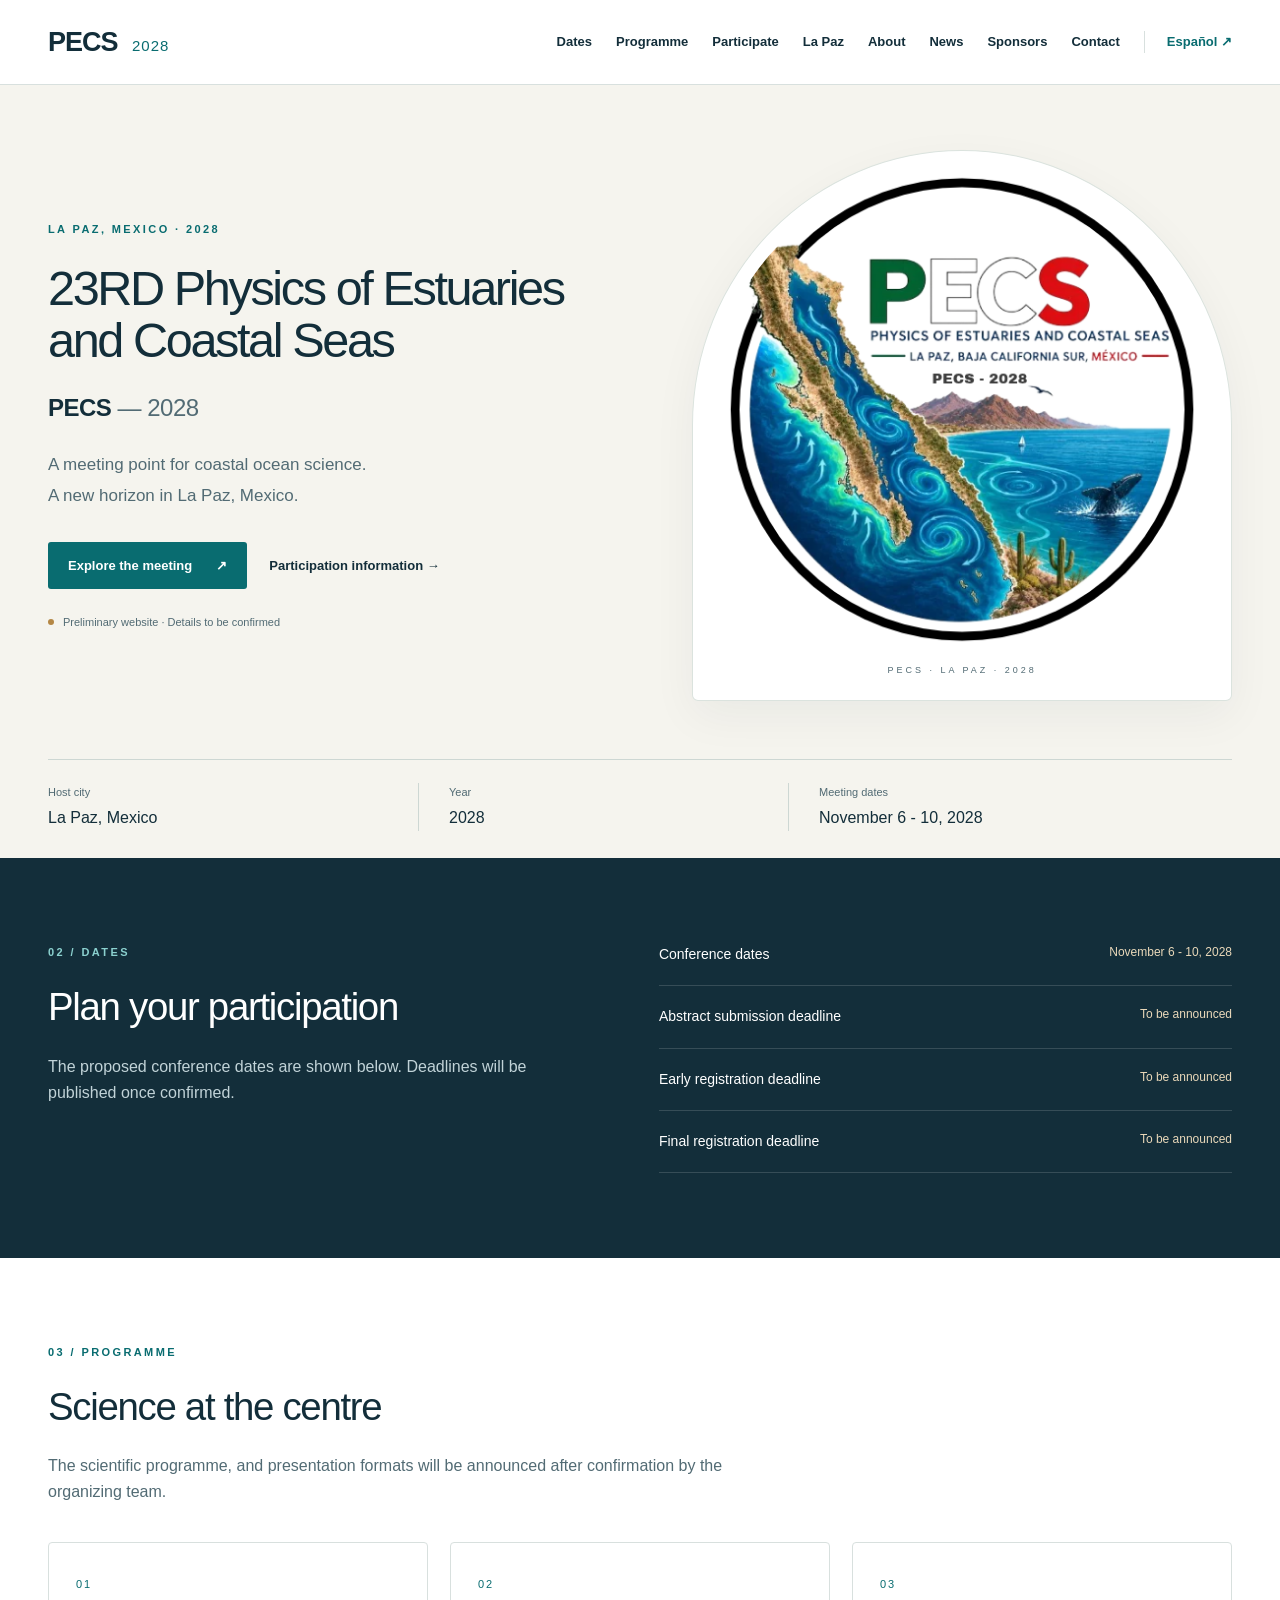
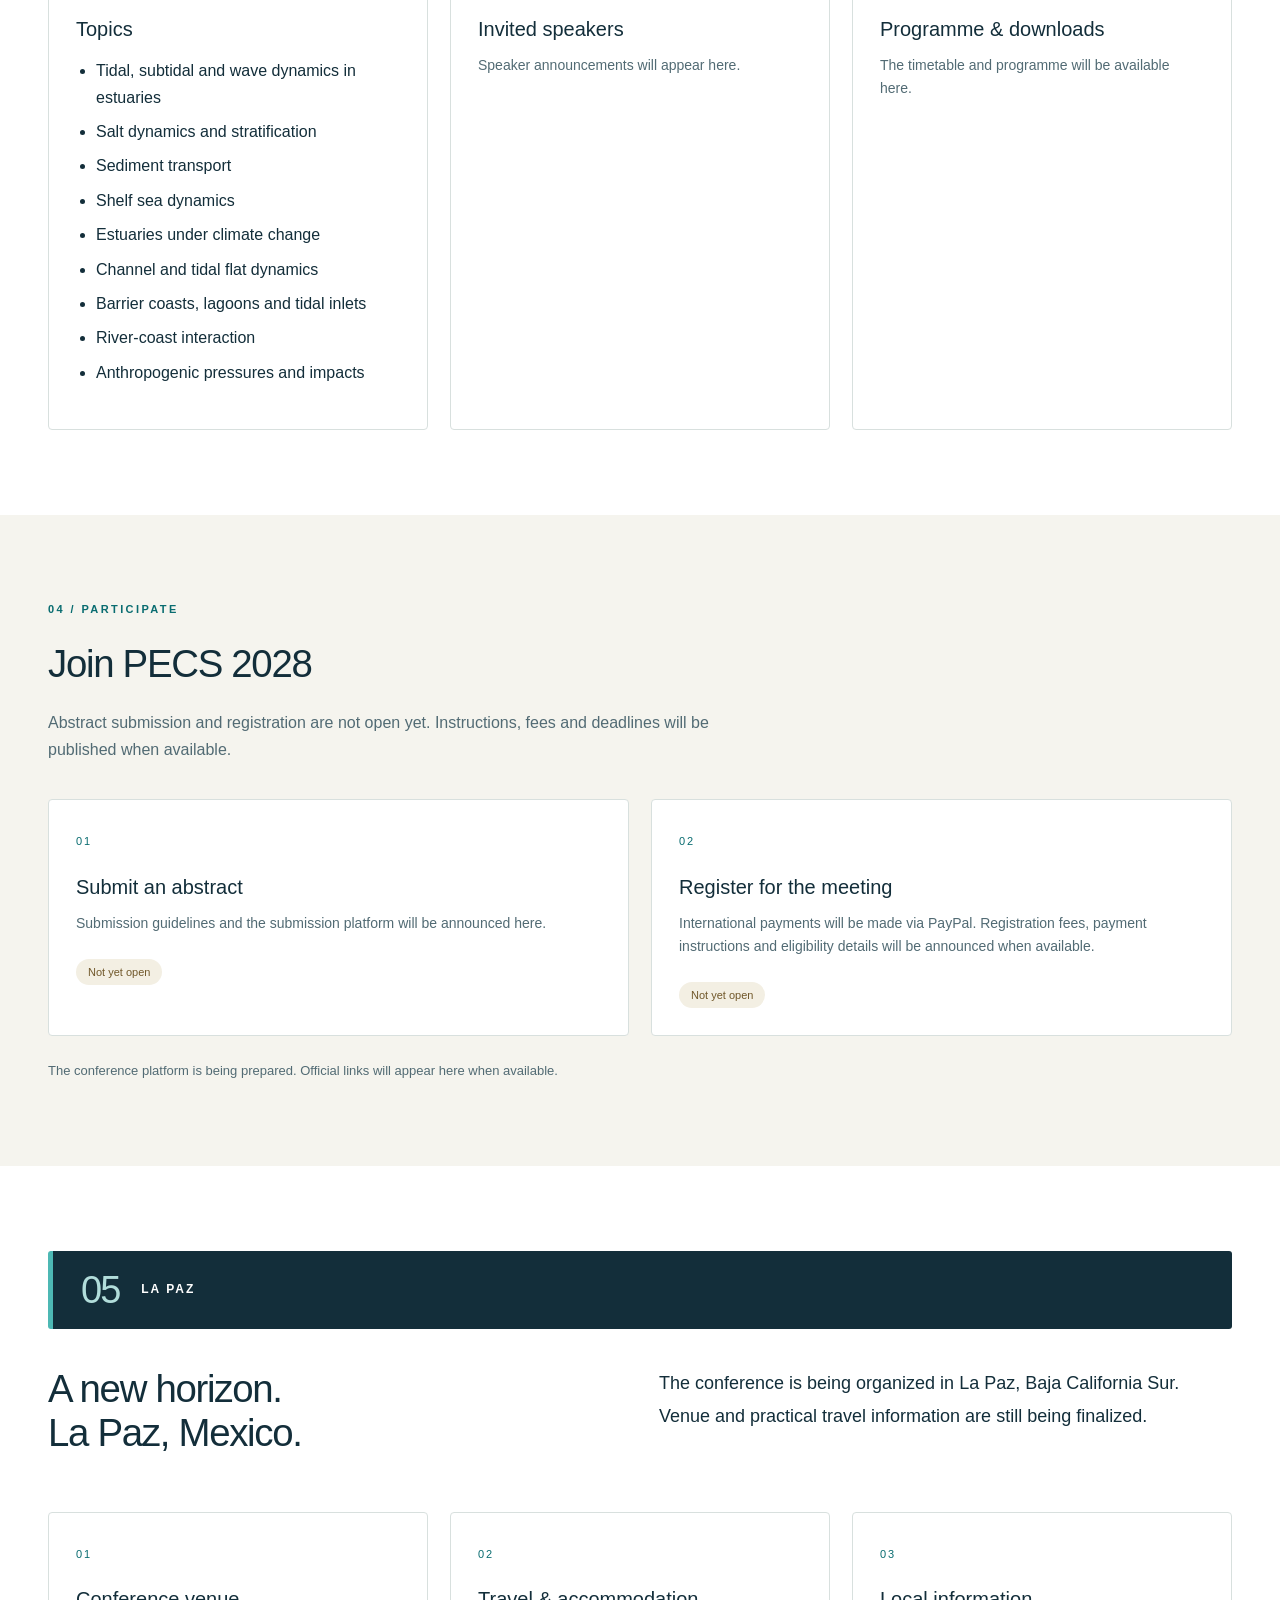
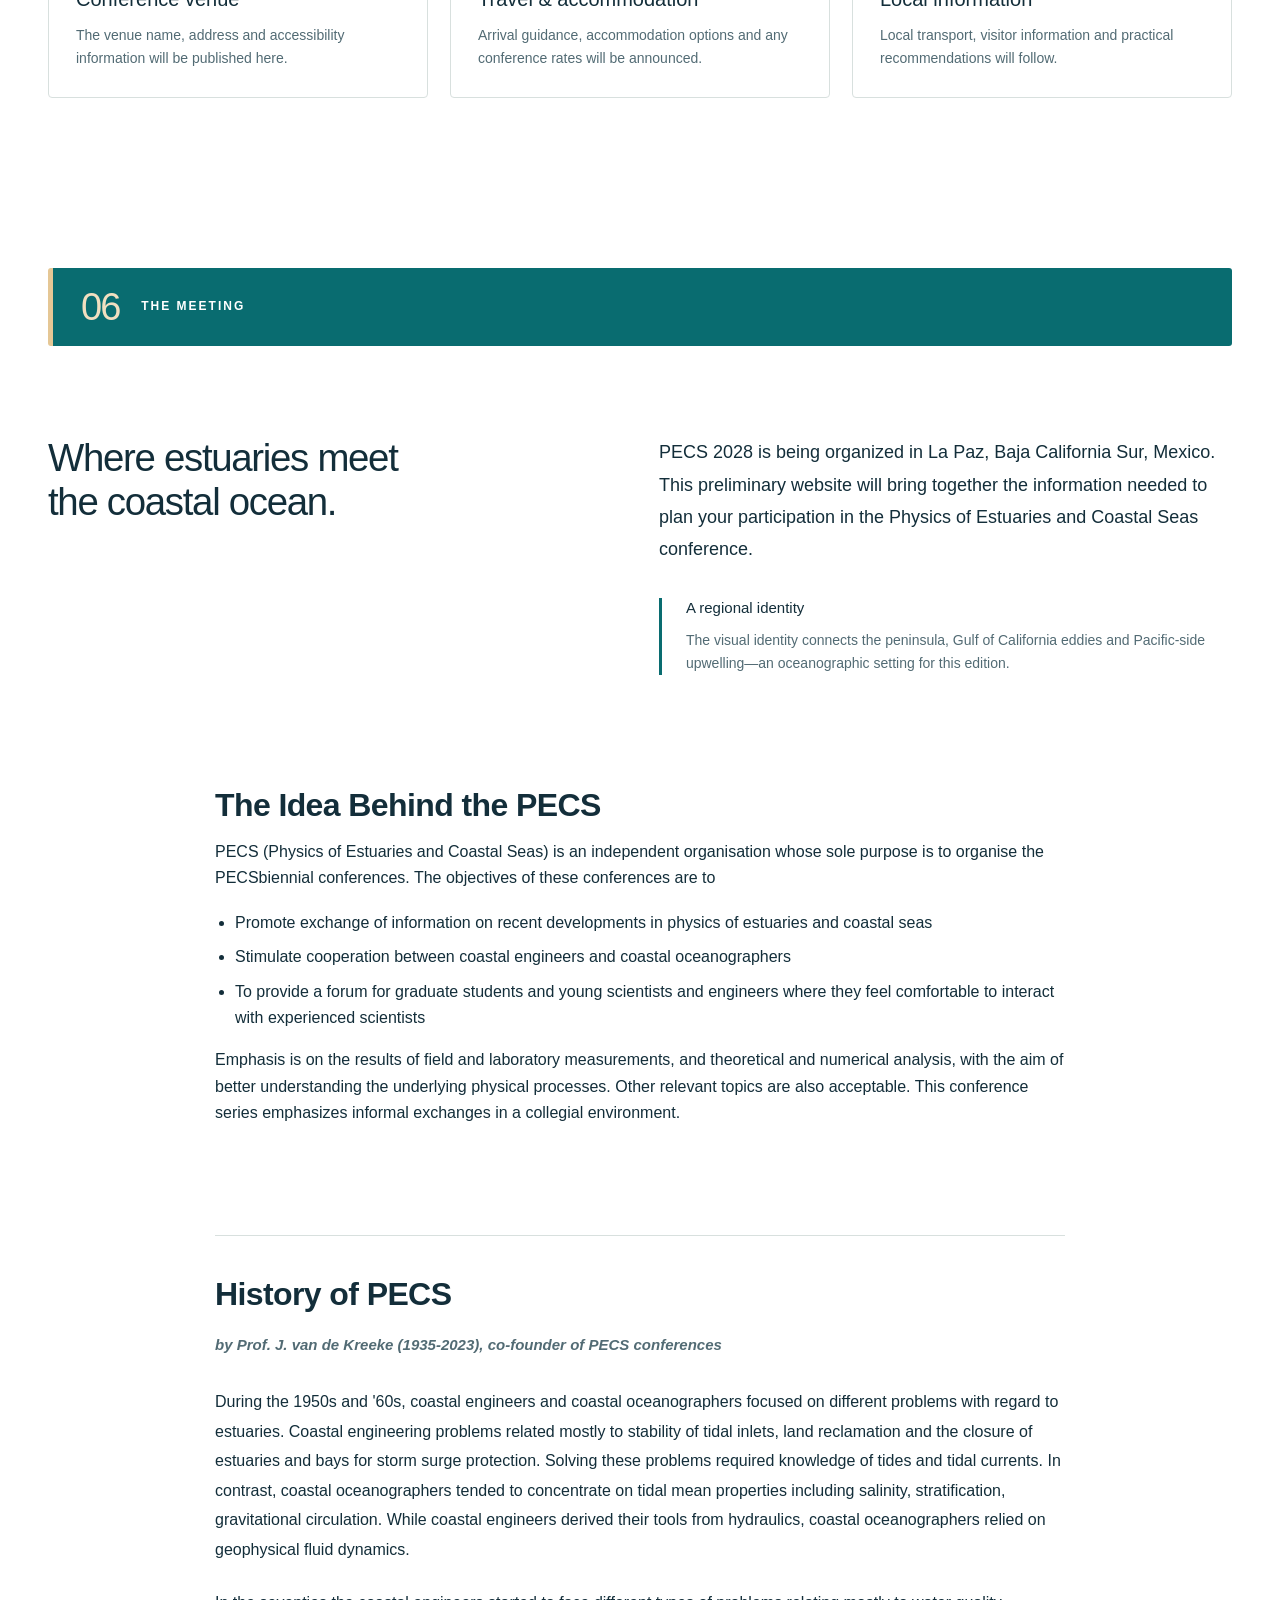
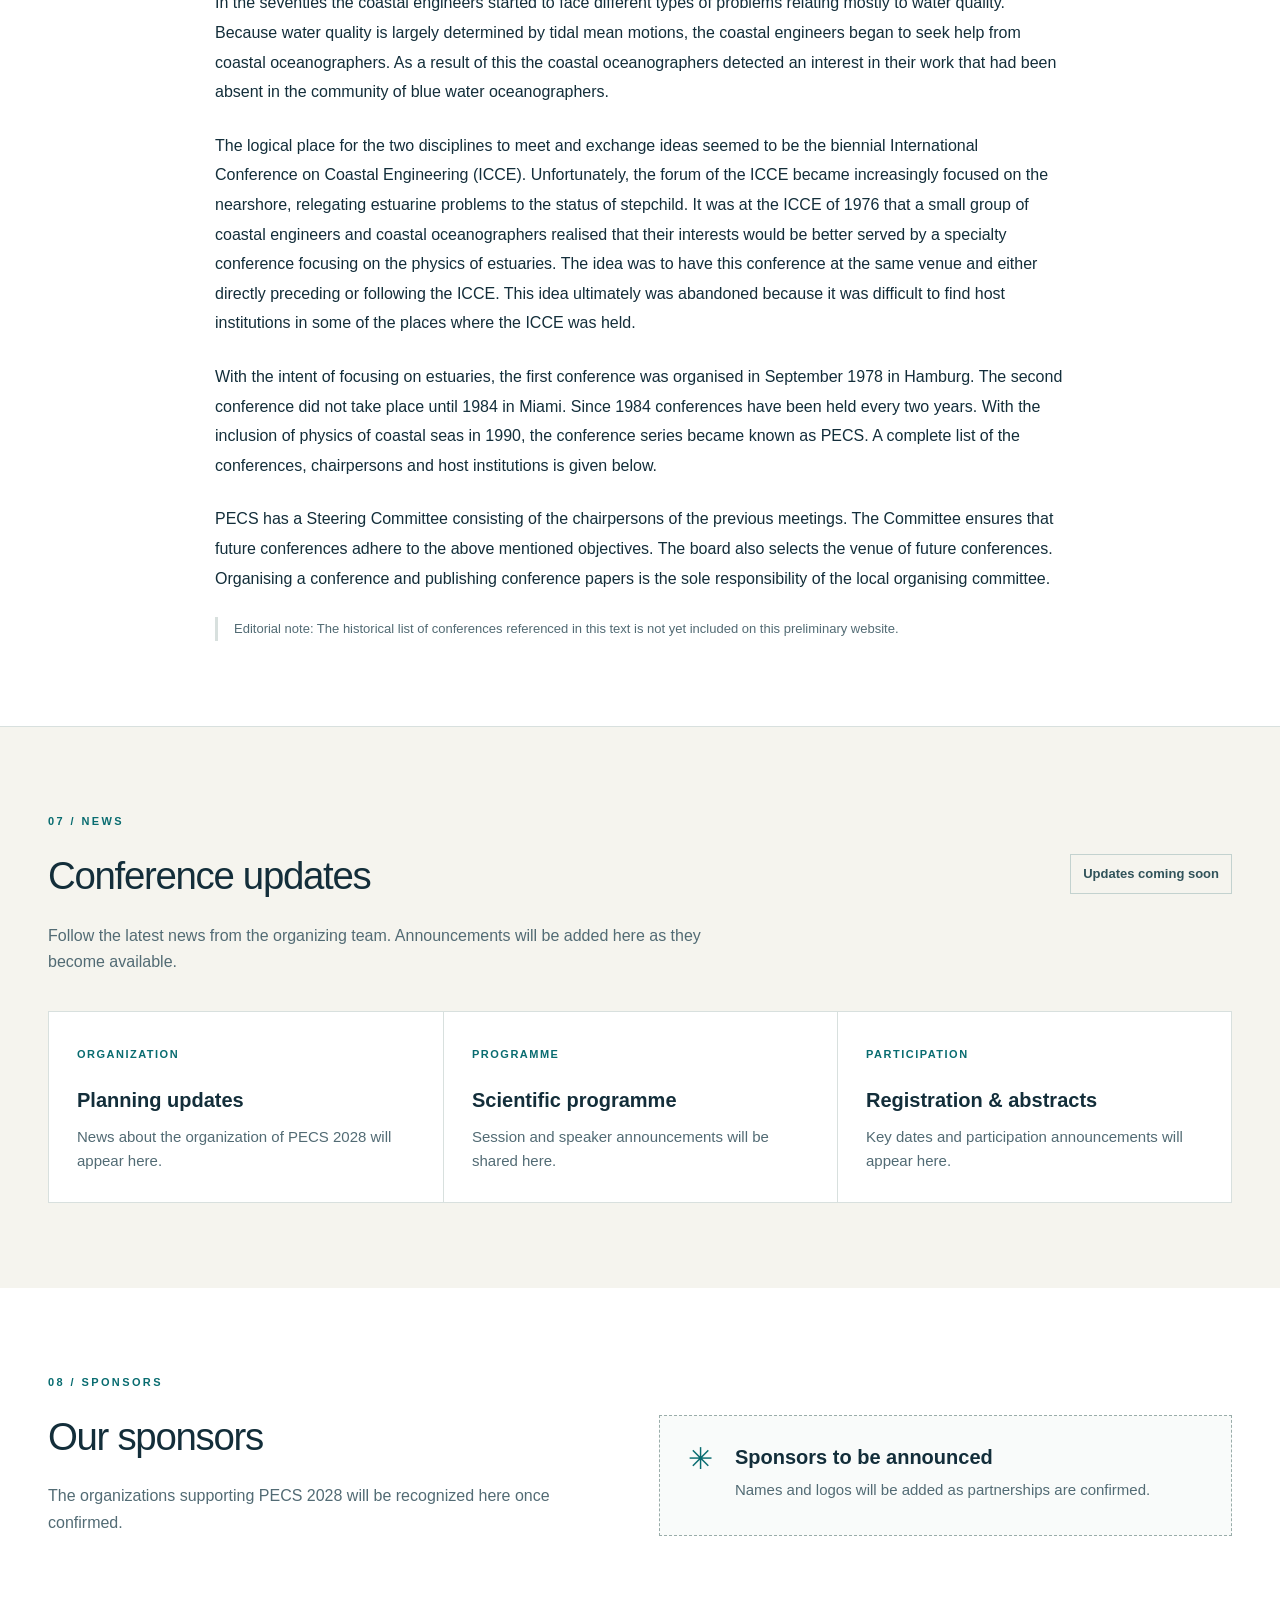
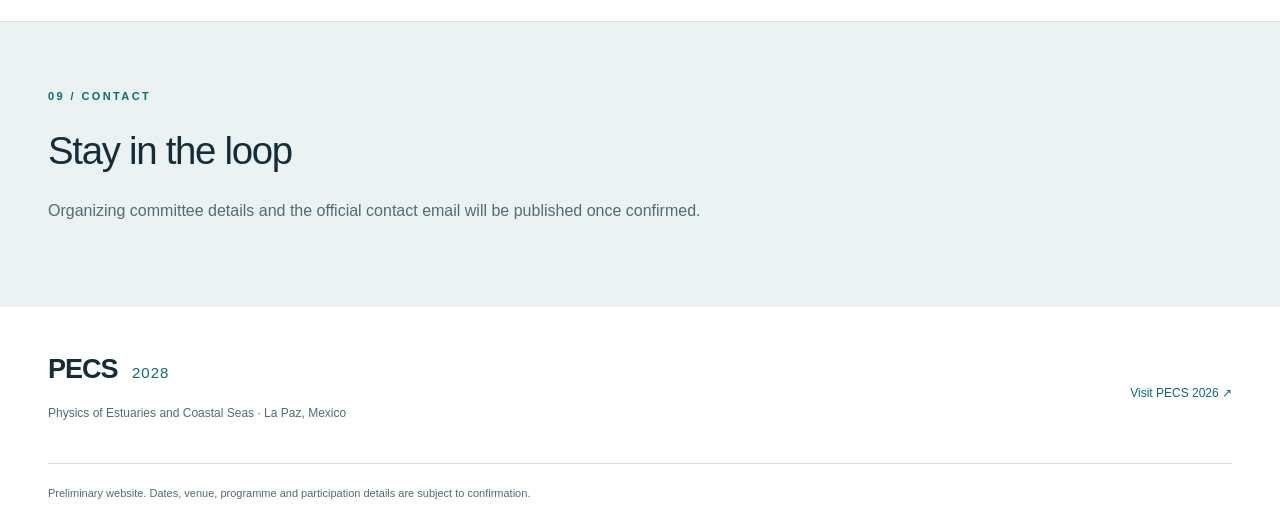
<file: index.html>
<!DOCTYPE html>

<html lang="en"><head><meta charset="utf-8"/><meta content="width=device-width,initial-scale=1" name="viewport"/><title>PECS 2028 · La Paz, Mexico</title><meta content="Preliminary website for Physics of Estuaries and Coastal Seas (PECS) 2028 in La Paz, Mexico. Dates, programme and participation information to be announced." name="description"/><meta content="#132e3a" name="theme-color"/><link href="assets/favicon.svg" rel="icon" type="image/svg+xml"/><link href="assets/styles.css" rel="stylesheet"/><script defer="" src="assets/config.js"></script><script defer="" src="assets/main.js"></script></head>
<body><a class="skip" href="#main">Skip to content</a><header><div class="header-inner"><a aria-label="PECS 2028" class="brand" href="#main">PECS <span>2028</span></a><button aria-controls="navigation" aria-expanded="false" class="menu-toggle">Menu</button><nav aria-label="Menu" id="navigation"><a href="#dates">Dates</a><a href="#programme">Programme</a><a href="#participate">Participate</a><a href="#la-paz">La Paz</a><a href="#about">About</a><a href="#news">News</a><a href="#sponsors">Sponsors</a><a href="#contact">Contact</a><a class="language" href="es.html" lang="es">Español ↗</a></nav></div></header>
<main id="main"><section class="hero"><div class="container hero-grid"><div class="hero-copy"><p class="eyebrow">LA PAZ, MEXICO · 2028</p><h1>23RD Physics of Estuaries<br/>and Coastal Seas</h1><p class="edition">PECS <span>— 2028</span></p><p class="intro">A meeting point for coastal ocean science.<br/>A new horizon in La Paz, Mexico.</p><div class="actions"><a class="button" href="#about">Explore the meeting <span aria-hidden="true">↗</span></a><a class="text-link" href="#participate">Participation information →</a></div><p class="draft"><span aria-hidden="true"></span>Preliminary website · Details to be confirmed</p></div><div class="hero-art"><img alt="PECS 2028 logo with the Baja California peninsula, Gulf of California eddies and Pacific upwelling" height="1024" src="assets/pecs-2028-logo.png" width="1024"/><span class="art-caption">PECS · LA PAZ · 2028</span></div></div><div class="container facts"><div><span>Host city</span><strong>La Paz, Mexico</strong></div><div><span>Year</span><strong>2028</strong></div><div><span>Meeting dates</span><strong>November 6 - 10, 2028</strong></div></div></section>
<section class="dates-section" id="dates"><div class="container section split"><div><p class="eyebrow">02 / DATES</p><h2>Plan your participation</h2><p>The proposed conference dates are shown below. Deadlines will be published once confirmed.</p></div><ul class="date-list"><li><span>Conference dates</span><strong>November 6 - 10, 2028</strong></li><li><span>Abstract submission deadline</span><strong>To be announced</strong></li><li><span>Early registration deadline</span><strong>To be announced</strong></li><li><span>Final registration deadline</span><strong>To be announced</strong></li></ul></div></section>
<section class="container section" id="programme"><p class="eyebrow">03 / PROGRAMME</p><h2>Science at the centre</h2><p class="section-intro">The scientific programme, and presentation formats will be announced after confirmation by the organizing team.</p>
<div class="cards">
  
<article class="card">
<span class="card-number">01</span><h3>Topics</h3>
<ul><li>Tidal, subtidal and wave dynamics in estuaries</li>
  <li>Salt dynamics and stratification</li>
  <li>Sediment transport</li>
  <li>Shelf sea dynamics</li>
  <li>Estuaries under climate change</li>
  <li>Channel and tidal flat dynamics</li>
  <li>Barrier coasts, lagoons and tidal inlets</li>
  <li>River-coast interaction</li>
  <li>Anthropogenic pressures and impacts</li></ul>

</article>
<article class="card">
<span class="card-number">02</span><h3>Invited speakers</h3><p>Speaker announcements will appear here.</p>
</article>
<article class="card">
<span class="card-number">03</span><h3>Programme &amp; downloads</h3><p>The timetable and programme will be available here.</p>
</article>
</div>
</section>
  
<section class="participate-section" id="participate"><div class="container section"><p class="eyebrow">04 / PARTICIPATE</p><h2>Join PECS 2028</h2><p class="section-intro">Abstract submission and registration are not open yet. Instructions, fees and deadlines will be published when available.</p><div class="cards two"><article class="card"><span class="card-number">01</span><h3>Submit an abstract</h3><p>Submission guidelines and the submission platform will be announced here.</p><span class="status">Not yet open</span></article><article class="card"><span class="card-number">02</span><h3>Register for the meeting</h3><p>International payments will be made via PayPal. Registration fees, payment instructions and eligibility details will be announced when available.</p><span class="status">Not yet open</span></article></div><p class="platform-note">The conference platform is being prepared. Official links will appear here when available.</p><a class="button platform-link" hidden="" href="#">Open conference platform ↗</a></div></section>
<section class="container section" id="la-paz"><div class="section-banner"><span class="banner-number">05</span><div><span class="banner-label">LA PAZ</span></div></div><div class="split"><div><h2>A new horizon.<br/>La Paz, Mexico.</h2></div><p class="lead">The conference is being organized in La Paz, Baja California Sur. Venue and practical travel information are still being finalized.</p></div><div class="cards"><article class="card"><span class="card-number">01</span><h3>Conference venue</h3><p>The venue name, address and accessibility information will be published here.</p></article><article class="card"><span class="card-number">02</span><h3>Travel &amp; accommodation</h3><p>Arrival guidance, accommodation options and any conference rates will be announced.</p></article><article class="card"><span class="card-number">03</span><h3>Local information</h3><p>Local transport, visitor information and practical recommendations will follow.</p></article></div></section>
<section class="section container split" id="about"><div class="section-banner"><span class="banner-number">06</span><div><span class="banner-label">THE MEETING</span></div></div><div><h2>Where estuaries meet<br/>the coastal ocean.</h2></div><div><p class="lead">PECS 2028 is being organized in La Paz, Baja California Sur, Mexico. This preliminary website will bring together the information needed to plan your participation in the Physics of Estuaries and Coastal Seas conference.</p><div class="science-note"><h3>A regional identity</h3><p>The visual identity connects the peninsula, Gulf of California eddies and Pacific-side upwelling—an oceanographic setting for this edition.</p></div></div>
<article aria-labelledby="pecs-idea-title" class="pecs-idea">
<h3 id="pecs-idea-title">The Idea Behind the PECS</h3>
<p>PECS (Physics of Estuaries and Coastal Seas) is an independent organisation whose sole purpose is to organise the PECSbiennial conferences. The objectives of these conferences are to</p>
<ul><li>Promote exchange of information on recent developments in physics of estuaries and coastal seas</li><li>Stimulate cooperation between coastal engineers and coastal oceanographers</li><li>To provide a forum for graduate students and young scientists and engineers where they feel comfortable to interact with experienced scientists</li></ul>


<p>Emphasis is on the results of field and laboratory measurements, and theoretical and numerical analysis, with the aim of better understanding the underlying physical processes. Other relevant topics are also acceptable. This conference series emphasizes informal exchanges in a collegial environment.</p>
</article>
<article aria-labelledby="pecs-history-title" class="pecs-history">
<h3 id="pecs-history-title">History of PECS</h3>
<p class="history-byline"><em><strong>by Prof. J. van de Kreeke (1935-2023), co-founder of PECS conferences</strong></em></p>
<p>During the 1950s and '60s, coastal engineers and coastal oceanographers focused on different problems with regard to estuaries. Coastal engineering problems related mostly to stability of tidal inlets, land reclamation and the closure of estuaries and bays for storm surge protection. Solving these problems required knowledge of tides and tidal currents. In contrast, coastal oceanographers tended to concentrate on tidal mean properties including salinity, stratification, gravitational circulation. While coastal engineers derived their tools from hydraulics, coastal oceanographers relied on geophysical fluid dynamics.</p>
<p>In the seventies the coastal engineers started to face different types of problems relating mostly to water quality. Because water quality is largely determined by tidal mean motions, the coastal engineers began to seek help from coastal oceanographers. As a result of this the coastal oceanographers detected an interest in their work that had been absent in the community of blue water oceanographers.</p>
<p>The logical place for the two disciplines to meet and exchange ideas seemed to be the biennial International Conference on Coastal Engineering (ICCE). Unfortunately, the forum of the ICCE became increasingly focused on the nearshore, relegating estuarine problems to the status of stepchild. It was at the ICCE of 1976 that a small group of coastal engineers and coastal oceanographers realised that their interests would be better served by a specialty conference focusing on the physics of estuaries. The idea was to have this conference at the same venue and either directly preceding or following the ICCE. This idea ultimately was abandoned because it was difficult to find host institutions in some of the places where the ICCE was held.</p>
<p>With the intent of focusing on estuaries, the first conference was organised in September 1978 in Hamburg. The second conference did not take place until 1984 in Miami. Since 1984 conferences have been held every two years. With the inclusion of physics of coastal seas in 1990, the conference series became known as PECS. A complete list of the conferences, chairpersons and host institutions is given below.</p>
<p>PECS has a Steering Committee consisting of the chairpersons of the previous meetings. The Committee ensures that future conferences adhere to the above mentioned objectives. The board also selects the venue of future conferences. Organising a conference and publishing conference papers is the sole responsibility of the local organising committee.</p>
<p class="history-editorial-note">Editorial note: The historical list of conferences referenced in this text is not yet included on this preliminary website.</p>
</article>
</section>
<section class="news-section" id="news"><div class="container section"><p class="eyebrow">07 / NEWS</p><div class="news-heading"><div><h2>Conference updates</h2><p class="section-intro">Follow the latest news from the organizing team. Announcements will be added here as they become available.</p></div><span class="news-state">Updates coming soon</span></div><div class="news-board"><article class="news-item"><span class="news-tag">ORGANIZATION</span><h3>Planning updates</h3><p>News about the organization of PECS 2028 will appear here.</p></article><article class="news-item"><span class="news-tag">PROGRAMME</span><h3>Scientific programme</h3><p>Session and speaker announcements will be shared here.</p></article><article class="news-item"><span class="news-tag">PARTICIPATION</span><h3>Registration &amp; abstracts</h3><p>Key dates and participation announcements will appear here.</p></article></div></div></section><section class="sponsors-section" id="sponsors"><div class="container section"><p class="eyebrow">08 / SPONSORS</p><div class="split"><div><h2>Our sponsors</h2><p class="section-intro">The organizations supporting PECS 2028 will be recognized here once confirmed.</p></div><div class="sponsors-placeholder"><span aria-hidden="true" class="sponsor-mark">✳</span><div><h3>Sponsors to be announced</h3><p>Names and logos will be added as partnerships are confirmed.</p></div></div></div></div></section><section class="contact-section" id="contact"><div class="container section"><p class="eyebrow">09 / CONTACT</p><h2>Stay in the loop</h2><p>Organizing committee details and the official contact email will be published once confirmed.</p><a class="button contact-link" hidden="" href="#">Email the organizing team ↗</a></div></section></main>
<footer><div class="container footer-top"><div><a class="brand" href="#main">PECS <span>2028</span></a><p>Physics of Estuaries and Coastal Seas · La Paz, Mexico</p></div><a href="https://umaine.edu/mcec/outreach/pecs-2026/" rel="noopener noreferrer" target="_blank">Visit PECS 2026 ↗</a></div><div class="container footer-bottom">Preliminary website. Dates, venue, programme and participation details are subject to confirmation.</div></footer></body></html>
</file>
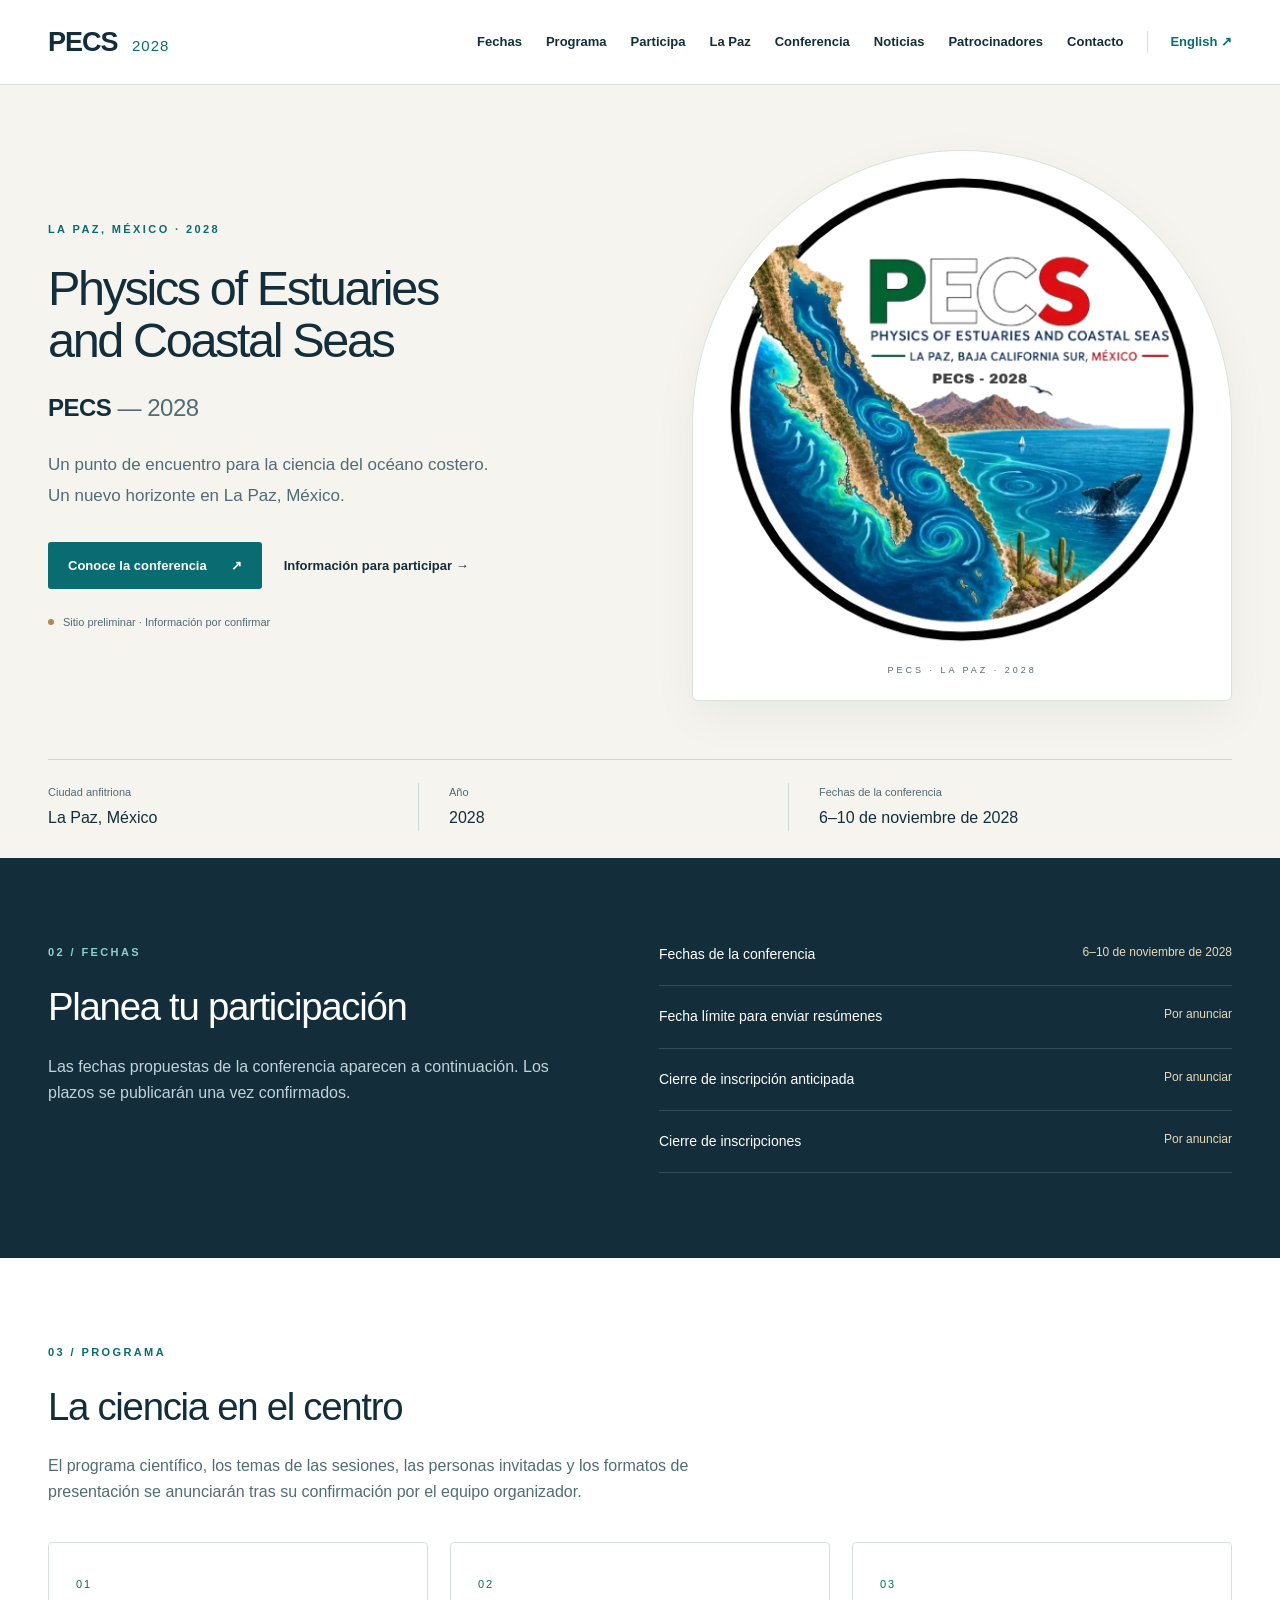
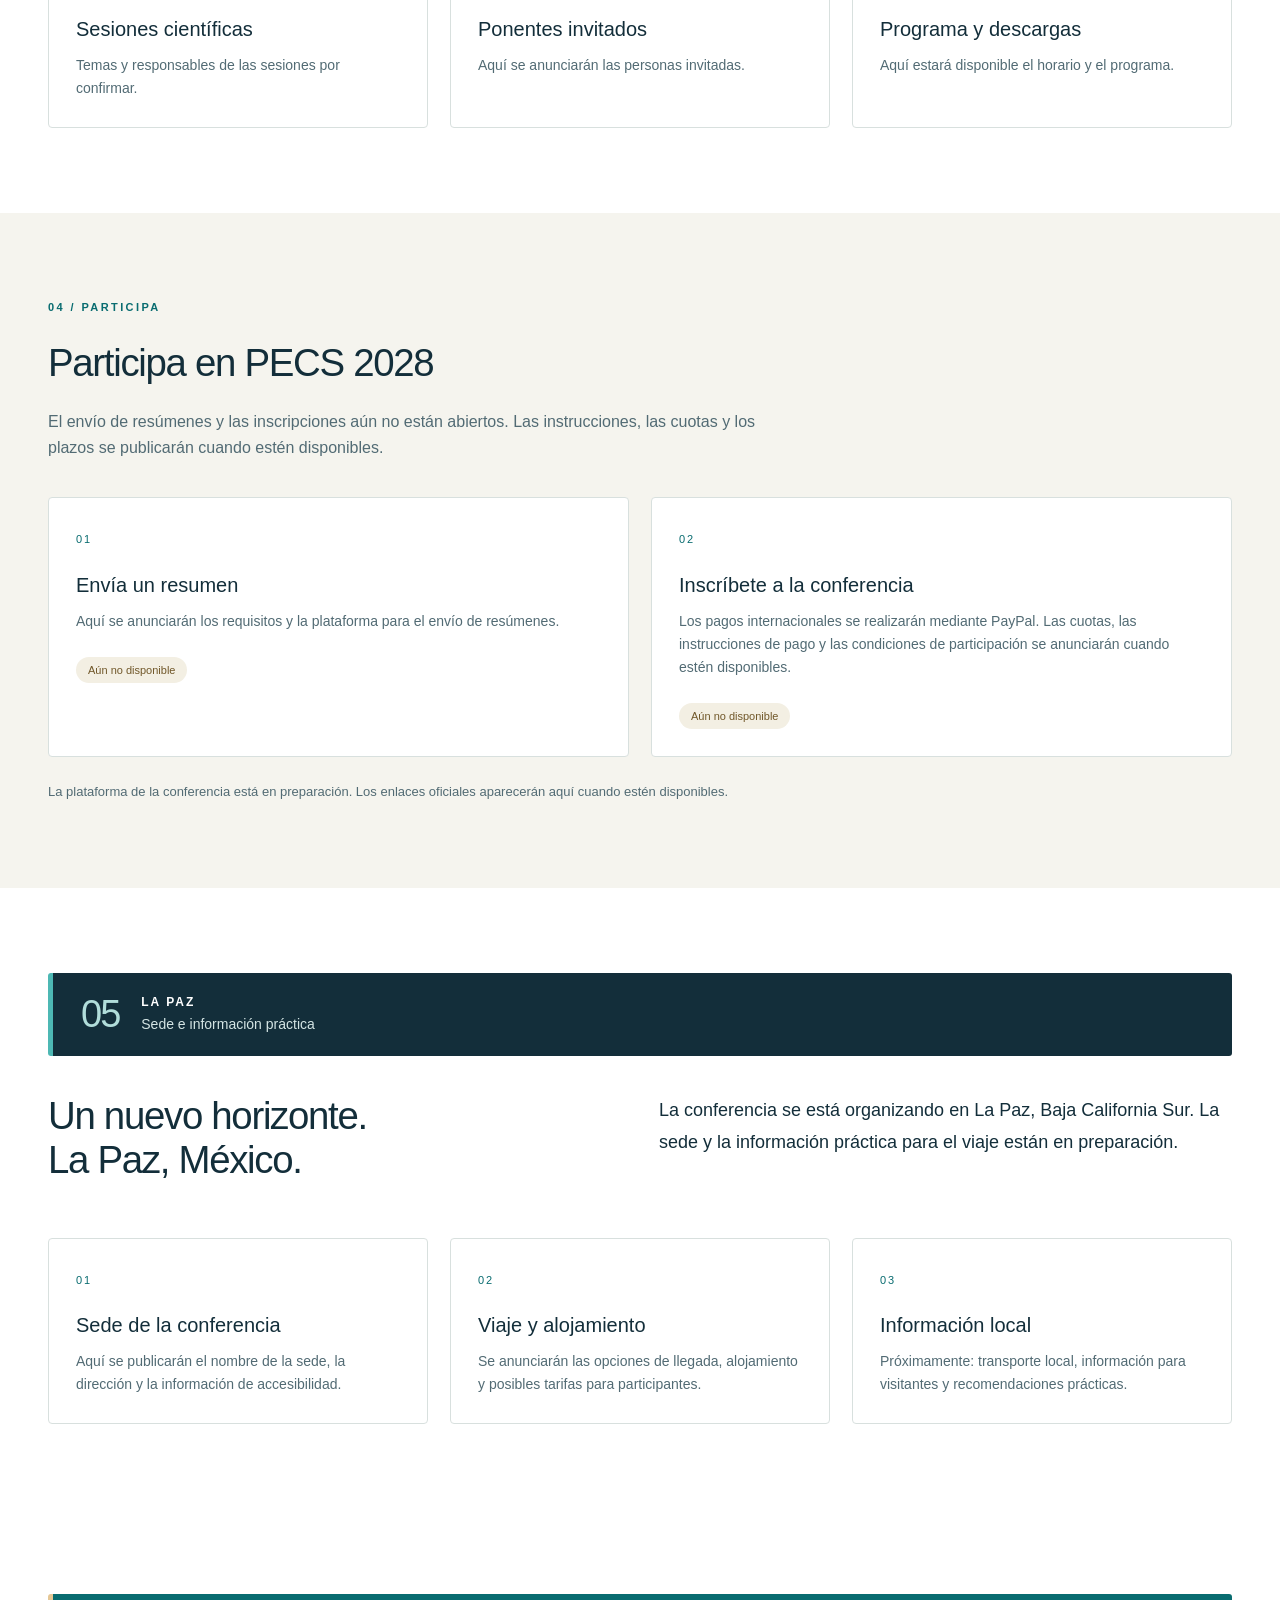
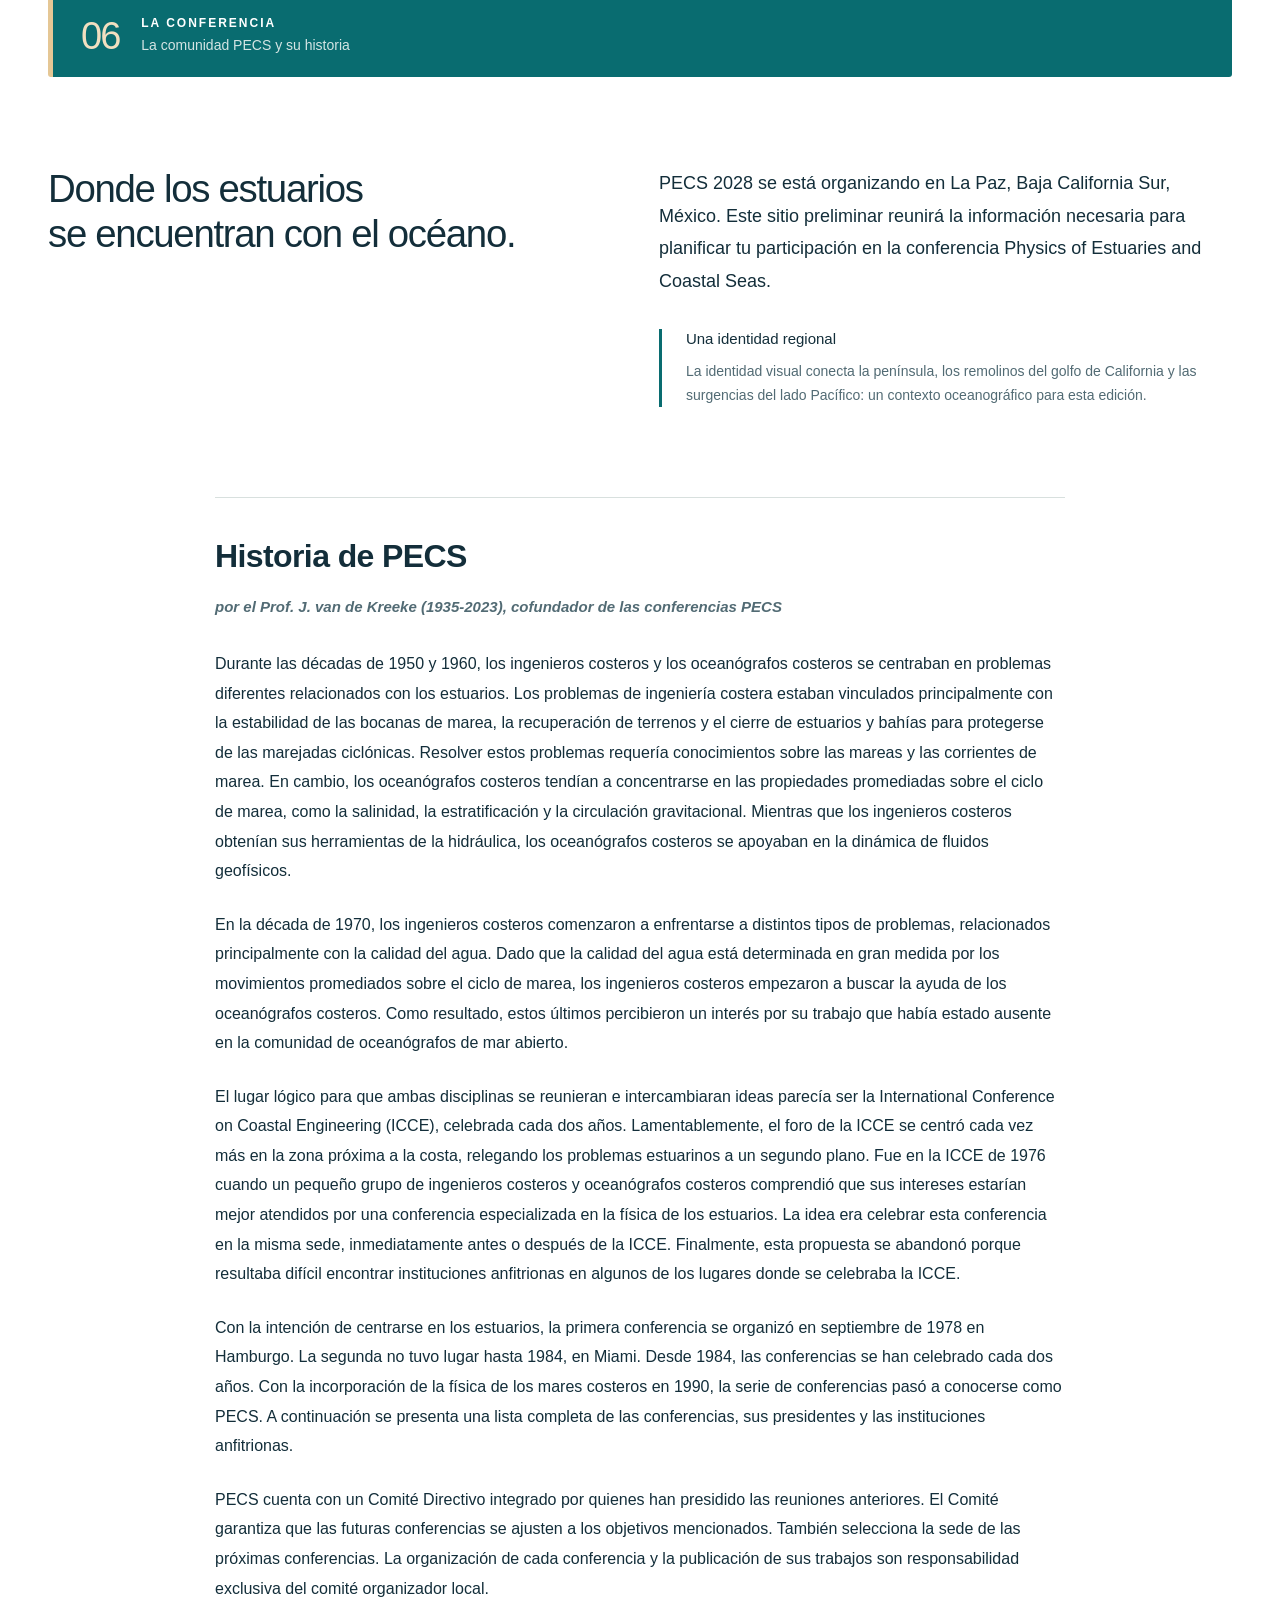
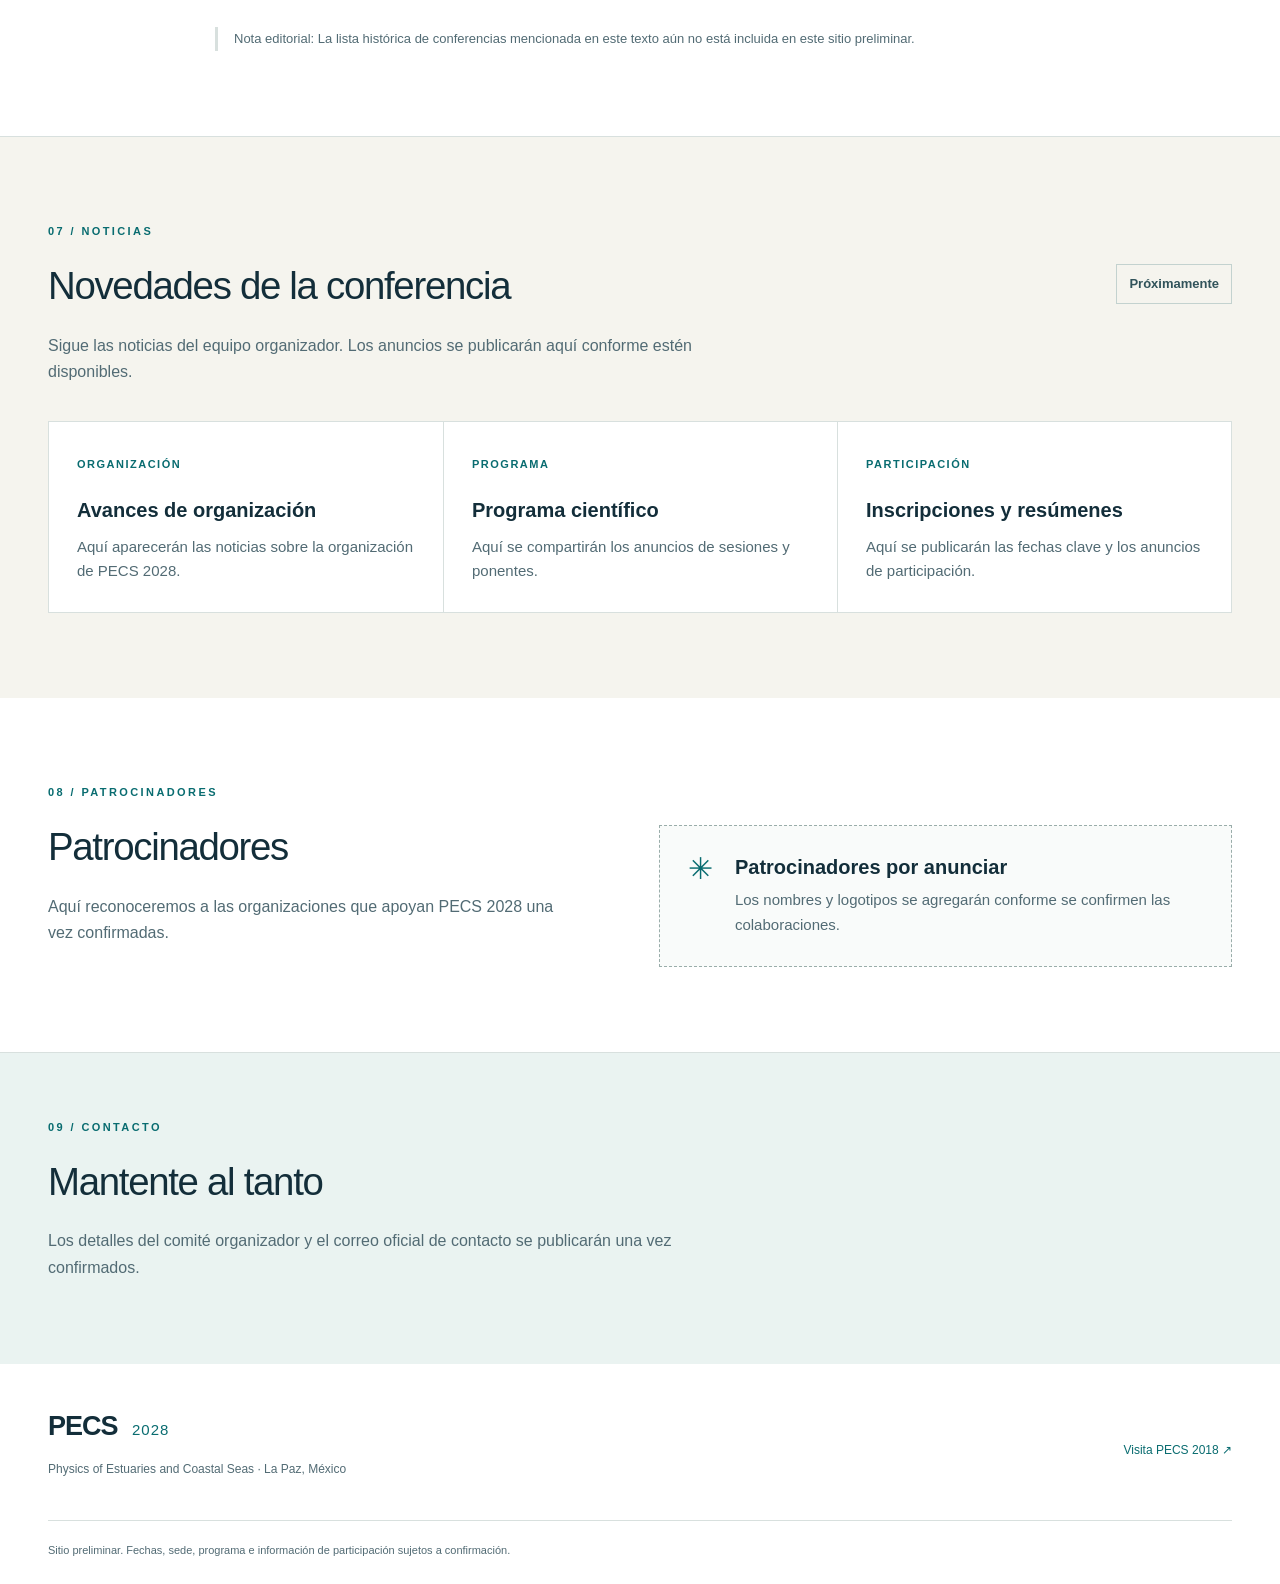
<file: es.html>
<!DOCTYPE html>

<html lang="es"><head><meta charset="utf-8"/><meta content="width=device-width,initial-scale=1" name="viewport"/><title>PECS 2028 · La Paz, México</title><meta content="Sitio preliminar de Physics of Estuaries and Coastal Seas (PECS) 2028 en La Paz, México. Fechas, programa e información de participación por anunciar." name="description"/><meta content="#132e3a" name="theme-color"/><link href="assets/favicon.svg" rel="icon" type="image/svg+xml"/><link href="assets/styles.css" rel="stylesheet"/><script defer="" src="assets/config.js"></script><script defer="" src="assets/main.js"></script></head>
<body><a class="skip" href="#main">Saltar al contenido</a><header><div class="header-inner"><a aria-label="PECS 2028" class="brand" href="#main">PECS <span>2028</span></a><button aria-controls="navigation" aria-expanded="false" class="menu-toggle">Menú</button><nav aria-label="Menú" id="navigation"><a href="#dates">Fechas</a><a href="#programme">Programa</a><a href="#participate">Participa</a><a href="#la-paz">La Paz</a><a href="#about">Conferencia</a><a href="#news">Noticias</a><a href="#sponsors">Patrocinadores</a><a href="#contact">Contacto</a><a class="language" href="index.html" lang="en">English ↗</a></nav></div></header>
<main id="main"><section class="hero"><div class="container hero-grid"><div class="hero-copy"><p class="eyebrow">LA PAZ, MÉXICO · 2028</p><h1>Physics of Estuaries<br/>and Coastal Seas</h1><p class="edition">PECS <span>— 2028</span></p><p class="intro">Un punto de encuentro para la ciencia del océano costero.<br/>Un nuevo horizonte en La Paz, México.</p><div class="actions"><a class="button" href="#about">Conoce la conferencia <span aria-hidden="true">↗</span></a><a class="text-link" href="#participate">Información para participar →</a></div><p class="draft"><span aria-hidden="true"></span>Sitio preliminar · Información por confirmar</p></div><div class="hero-art"><img alt="Logo PECS 2028 con la península de Baja California, remolinos del golfo de California y surgencias del Pacífico" height="1024" src="assets/pecs-2028-logo.png" width="1024"/><span class="art-caption">PECS · LA PAZ · 2028</span></div></div><div class="container facts"><div><span>Ciudad anfitriona</span><strong>La Paz, México</strong></div><div><span>Año</span><strong>2028</strong></div><div><span>Fechas de la conferencia</span><strong>6–10 de noviembre de 2028</strong></div></div></section>

<section class="dates-section" id="dates"><div class="container section split"><div><p class="eyebrow">02 / FECHAS</p><h2>Planea tu participación</h2><p>Las fechas propuestas de la conferencia aparecen a continuación. Los plazos se publicarán una vez confirmados.</p></div><ul class="date-list"><li><span>Fechas de la conferencia</span><strong>6–10 de noviembre de 2028</strong></li><li><span>Fecha límite para enviar resúmenes</span><strong>Por anunciar</strong></li><li><span>Cierre de inscripción anticipada</span><strong>Por anunciar</strong></li><li><span>Cierre de inscripciones</span><strong>Por anunciar</strong></li></ul></div></section>
<section class="container section" id="programme"><p class="eyebrow">03 / PROGRAMA</p><h2>La ciencia en el centro</h2><p class="section-intro">El programa científico, los temas de las sesiones, las personas invitadas y los formatos de presentación se anunciarán tras su confirmación por el equipo organizador.</p><div class="cards"><article class="card"><span class="card-number">01</span><h3>Sesiones científicas</h3><p>Temas y responsables de las sesiones por confirmar.</p></article><article class="card"><span class="card-number">02</span><h3>Ponentes invitados</h3><p>Aquí se anunciarán las personas invitadas.</p></article><article class="card"><span class="card-number">03</span><h3>Programa y descargas</h3><p>Aquí estará disponible el horario y el programa.</p></article></div></section>
<section class="participate-section" id="participate"><div class="container section"><p class="eyebrow">04 / PARTICIPA</p><h2>Participa en PECS 2028</h2><p class="section-intro">El envío de resúmenes y las inscripciones aún no están abiertos. Las instrucciones, las cuotas y los plazos se publicarán cuando estén disponibles.</p><div class="cards two"><article class="card"><span class="card-number">01</span><h3>Envía un resumen</h3><p>Aquí se anunciarán los requisitos y la plataforma para el envío de resúmenes.</p><span class="status">Aún no disponible</span></article><article class="card"><span class="card-number">02</span><h3>Inscríbete a la conferencia</h3><p>Los pagos internacionales se realizarán mediante PayPal. Las cuotas, las instrucciones de pago y las condiciones de participación se anunciarán cuando estén disponibles.</p><span class="status">Aún no disponible</span></article></div><p class="platform-note">La plataforma de la conferencia está en preparación. Los enlaces oficiales aparecerán aquí cuando estén disponibles.</p><a class="button platform-link" hidden="" href="#">Abrir la plataforma de la conferencia ↗</a></div></section>
<section class="container section" id="la-paz"><div class="section-banner"><span class="banner-number">05</span><div><span class="banner-label">LA PAZ</span><span class="banner-subtitle">Sede e información práctica</span></div></div><div class="split"><div><h2>Un nuevo horizonte.<br/>La Paz, México.</h2></div><p class="lead">La conferencia se está organizando en La Paz, Baja California Sur. La sede y la información práctica para el viaje están en preparación.</p></div><div class="cards"><article class="card"><span class="card-number">01</span><h3>Sede de la conferencia</h3><p>Aquí se publicarán el nombre de la sede, la dirección y la información de accesibilidad.</p></article><article class="card"><span class="card-number">02</span><h3>Viaje y alojamiento</h3><p>Se anunciarán las opciones de llegada, alojamiento y posibles tarifas para participantes.</p></article><article class="card"><span class="card-number">03</span><h3>Información local</h3><p>Próximamente: transporte local, información para visitantes y recomendaciones prácticas.</p></article></div></section><section class="section container split" id="about"><div class="section-banner"><span class="banner-number">06</span><div><span class="banner-label">LA CONFERENCIA</span><span class="banner-subtitle">La comunidad PECS y su historia</span></div></div><div><h2>Donde los estuarios<br/>se encuentran con el océano.</h2></div><div><p class="lead">PECS 2028 se está organizando en La Paz, Baja California Sur, México. Este sitio preliminar reunirá la información necesaria para planificar tu participación en la conferencia Physics of Estuaries and Coastal Seas.</p><div class="science-note"><h3>Una identidad regional</h3><p>La identidad visual conecta la península, los remolinos del golfo de California y las surgencias del lado Pacífico: un contexto oceanográfico para esta edición.</p></div></div>
<article aria-labelledby="pecs-history-title" class="pecs-history">
<h3 id="pecs-history-title">Historia de PECS</h3>
<p class="history-byline"><em><strong>por el Prof. J. van de Kreeke (1935-2023), cofundador de las conferencias PECS</strong></em></p>
<p>Durante las décadas de 1950 y 1960, los ingenieros costeros y los oceanógrafos costeros se centraban en problemas diferentes relacionados con los estuarios. Los problemas de ingeniería costera estaban vinculados principalmente con la estabilidad de las bocanas de marea, la recuperación de terrenos y el cierre de estuarios y bahías para protegerse de las marejadas ciclónicas. Resolver estos problemas requería conocimientos sobre las mareas y las corrientes de marea. En cambio, los oceanógrafos costeros tendían a concentrarse en las propiedades promediadas sobre el ciclo de marea, como la salinidad, la estratificación y la circulación gravitacional. Mientras que los ingenieros costeros obtenían sus herramientas de la hidráulica, los oceanógrafos costeros se apoyaban en la dinámica de fluidos geofísicos.</p>
<p>En la década de 1970, los ingenieros costeros comenzaron a enfrentarse a distintos tipos de problemas, relacionados principalmente con la calidad del agua. Dado que la calidad del agua está determinada en gran medida por los movimientos promediados sobre el ciclo de marea, los ingenieros costeros empezaron a buscar la ayuda de los oceanógrafos costeros. Como resultado, estos últimos percibieron un interés por su trabajo que había estado ausente en la comunidad de oceanógrafos de mar abierto.</p>
<p>El lugar lógico para que ambas disciplinas se reunieran e intercambiaran ideas parecía ser la International Conference on Coastal Engineering (ICCE), celebrada cada dos años. Lamentablemente, el foro de la ICCE se centró cada vez más en la zona próxima a la costa, relegando los problemas estuarinos a un segundo plano. Fue en la ICCE de 1976 cuando un pequeño grupo de ingenieros costeros y oceanógrafos costeros comprendió que sus intereses estarían mejor atendidos por una conferencia especializada en la física de los estuarios. La idea era celebrar esta conferencia en la misma sede, inmediatamente antes o después de la ICCE. Finalmente, esta propuesta se abandonó porque resultaba difícil encontrar instituciones anfitrionas en algunos de los lugares donde se celebraba la ICCE.</p>
<p>Con la intención de centrarse en los estuarios, la primera conferencia se organizó en septiembre de 1978 en Hamburgo. La segunda no tuvo lugar hasta 1984, en Miami. Desde 1984, las conferencias se han celebrado cada dos años. Con la incorporación de la física de los mares costeros en 1990, la serie de conferencias pasó a conocerse como PECS. A continuación se presenta una lista completa de las conferencias, sus presidentes y las instituciones anfitrionas.</p>
<p>PECS cuenta con un Comité Directivo integrado por quienes han presidido las reuniones anteriores. El Comité garantiza que las futuras conferencias se ajusten a los objetivos mencionados. También selecciona la sede de las próximas conferencias. La organización de cada conferencia y la publicación de sus trabajos son responsabilidad exclusiva del comité organizador local.</p>
<p class="history-editorial-note">Nota editorial: La lista histórica de conferencias mencionada en este texto aún no está incluida en este sitio preliminar.</p>
</article>
</section>
<section class="news-section" id="news"><div class="container section"><p class="eyebrow">07 / NOTICIAS</p><div class="news-heading"><div><h2>Novedades de la conferencia</h2><p class="section-intro">Sigue las noticias del equipo organizador. Los anuncios se publicarán aquí conforme estén disponibles.</p></div><span class="news-state">Próximamente</span></div><div class="news-board"><article class="news-item"><span class="news-tag">ORGANIZACIÓN</span><h3>Avances de organización</h3><p>Aquí aparecerán las noticias sobre la organización de PECS 2028.</p></article><article class="news-item"><span class="news-tag">PROGRAMA</span><h3>Programa científico</h3><p>Aquí se compartirán los anuncios de sesiones y ponentes.</p></article><article class="news-item"><span class="news-tag">PARTICIPACIÓN</span><h3>Inscripciones y resúmenes</h3><p>Aquí se publicarán las fechas clave y los anuncios de participación.</p></article></div></div></section><section class="sponsors-section" id="sponsors"><div class="container section"><p class="eyebrow">08 / PATROCINADORES</p><div class="split"><div><h2>Patrocinadores</h2><p class="section-intro">Aquí reconoceremos a las organizaciones que apoyan PECS 2028 una vez confirmadas.</p></div><div class="sponsors-placeholder"><span aria-hidden="true" class="sponsor-mark">✳</span><div><h3>Patrocinadores por anunciar</h3><p>Los nombres y logotipos se agregarán conforme se confirmen las colaboraciones.</p></div></div></div></div></section><section class="contact-section" id="contact"><div class="container section"><p class="eyebrow">09 / CONTACTO</p><h2>Mantente al tanto</h2><p>Los detalles del comité organizador y el correo oficial de contacto se publicarán una vez confirmados.</p><a class="button contact-link" hidden="" href="#">Escribe al comité organizador ↗</a></div></section></main>
<footer><div class="container footer-top"><div><a class="brand" href="#main">PECS <span>2028</span></a><p>Physics of Estuaries and Coastal Seas · La Paz, México</p></div><a href="http://2018.pecs-conferences.org/" rel="noopener noreferrer" target="_blank">Visita PECS 2018 ↗</a></div><div class="container footer-bottom">Sitio preliminar. Fechas, sede, programa e información de participación sujetos a confirmación.</div></footer></body></html>
</file>
<file: assets/styles.css>
:root{--ink:#132e3a;--muted:#526b74;--teal:#096c70;--cream:#f5f4ee;--line:#d8e0de;--sand:#ead9ba}*{box-sizing:border-box}html{scroll-behavior:smooth;scroll-padding-top:95px}body{margin:0;background:#fff;color:var(--ink);font-family:Arial,Helvetica,sans-serif;line-height:1.65}a{color:inherit;text-decoration:none}a:hover{text-decoration:underline}button{font:inherit}img{display:block;max-width:100%;height:auto}[hidden]{display:none!important}.container{max-width:1200px;width:calc(100% - 96px);margin:auto}.skip{position:absolute;top:-80px;left:16px;padding:12px;background:white;z-index:100}.skip:focus{top:10px}a:focus-visible,button:focus-visible{outline:3px solid #de9200;outline-offset:5px}header{position:sticky;top:0;z-index:20;background:rgba(255,255,255,.97);border-bottom:1px solid var(--line)}.header-inner{max-width:1320px;margin:auto;min-height:84px;padding:0 48px;display:flex;align-items:center;justify-content:space-between;gap:30px}.brand{font-size:27px;font-weight:800;letter-spacing:-1px;white-space:nowrap}.brand span{font-size:15px;font-weight:400;letter-spacing:1px;margin-left:8px;color:var(--teal)}nav{display:flex;align-items:center;gap:24px;font-size:13px;font-weight:600}.language{padding-left:22px;border-left:1px solid var(--line);color:var(--teal)}.menu-toggle{display:none}.hero{background:var(--cream);overflow:hidden}.hero-grid{display:grid;grid-template-columns:1.12fr 1fr;align-items:center;gap:40px;padding-top:65px;padding-bottom:58px}.eyebrow{font-size:11px;font-weight:700;letter-spacing:2.4px;margin:0 0 24px;color:var(--teal)}h1{font-size:clamp(35px,3.8vw,58px);letter-spacing:-2.4px;line-height:1.07;margin:0 0 22px;font-weight:500}h2{font-size:clamp(28px,3vw,42px);font-weight:500;letter-spacing:-1.3px;line-height:1.15;margin:0 0 24px}h3{font-size:20px;line-height:1.3;font-weight:500;margin:20px 0 12px}p{margin:0 0 18px}.edition{font-size:24px;font-weight:700;letter-spacing:-.5px;margin-bottom:23px}.edition i{font-weight:400}.edition span{font-weight:400;color:var(--muted)}.intro{font-size:17px;line-height:1.8;color:var(--muted)}.actions{display:flex;align-items:center;gap:22px;flex-wrap:wrap;margin-top:30px}.button{display:inline-flex;align-items:center;justify-content:space-between;gap:24px;padding:13px 20px;background:var(--teal);color:#fff;font-weight:600;font-size:13px;border-radius:3px}.button:hover{background:#074f52;text-decoration:none}.text-link{font-size:13px;font-weight:600}.draft{font-size:11px;color:var(--muted);margin-top:24px;margin-bottom:0;display:flex;align-items:center;gap:9px}.draft span{height:6px;width:6px;border-radius:50%;background:#b48745;flex-shrink:0}.hero-art{position:relative;background:white;padding:18px;border:1px solid #dbe3de;border-radius:50% 50% 6px 6px;box-shadow:0 15px 45px #132e3a0d}.hero-art img{border-radius:50%;width:100%}.art-caption{display:block;text-align:center;letter-spacing:3px;font-size:9px;color:var(--muted);margin:13px 0 4px}.facts{display:grid;grid-template-columns:1fr 1fr 1.2fr;border-top:1px solid #cdd7d3;padding:23px 0 27px}.facts div{padding-left:30px;border-left:1px solid #cdd7d3}.facts div:first-child{padding-left:0;border:0}.facts span{display:block;font-size:11px;color:var(--muted);margin-bottom:4px}.facts strong{font-size:16px;font-weight:500}.section{padding-top:85px;padding-bottom:85px}.split{display:grid;grid-template-columns:1fr 1.1fr;gap:90px}.lead{font-size:18px;line-height:1.8}.science-note{border-left:3px solid var(--teal);padding-left:24px;margin-top:32px;color:var(--muted)}.science-note h3{font-size:15px;color:var(--ink)}.science-note p{font-size:14px;margin-bottom:0}.dates-section{background:var(--ink);color:white}.dates-section .eyebrow{color:#8bd1cf}.dates-section p:not(.eyebrow){color:#c1d3d8}.date-list{list-style:none;margin:0;padding:0}.date-list li{display:flex;justify-content:space-between;gap:16px;border-bottom:1px solid #ffffff26;padding:19px 0;font-size:14px}.date-list li:first-child{padding-top:0}.date-list strong{font-size:12px;color:var(--sand);white-space:nowrap;font-weight:400}.section-intro{max-width:710px;color:var(--muted);margin-bottom:36px}.cards{display:grid;grid-template-columns:repeat(3,1fr);gap:22px;margin-top:32px}.cards.two{grid-template-columns:repeat(2,1fr)}.card{padding:27px;border:1px solid var(--line);border-radius:4px;background:white}.card-number{color:var(--teal);font-size:11px;letter-spacing:2px}.card p{color:var(--muted);font-size:14px;margin:0}.participate-section{background:var(--cream)}.status{display:inline-block;border-radius:30px;background:#f3efe3;color:#705729;font-size:11px;padding:4px 12px;margin-top:24px}.platform-note{font-size:13px;color:var(--muted);margin-top:24px;margin-bottom:0}.platform-link{margin-top:20px}.contact-section{background:#eaf3f1;border-top:1px solid var(--line)}.contact-section .section{padding-top:65px;padding-bottom:65px}.contact-section p:not(.eyebrow){max-width:670px;color:var(--muted)}footer{background:white;padding:40px 0 25px;font-size:12px}.footer-top{display:flex;align-items:center;justify-content:space-between;gap:25px}.footer-top p{margin-top:12px;color:var(--muted)}.footer-top>a{color:var(--teal);white-space:nowrap}.footer-bottom{margin-top:22px;border-top:1px solid var(--line);padding-top:20px;color:var(--muted);font-size:11px}@media(max-width:1080px){nav{gap:14px;font-size:12px}.header-inner{padding:0 28px}.container{width:calc(100% - 56px)}.split{gap:45px}.hero-grid{gap:25px}h1{letter-spacing:-1.4px}.actions{gap:15px}.hero-art{padding:12px}}@media(max-width:800px){.header-inner{min-height:70px}.menu-toggle{display:block;background:transparent;border:1px solid var(--line);border-radius:4px;padding:5px 12px;font-size:13px}nav{display:none;position:absolute;left:0;right:0;top:70px;background:white;padding:20px 28px;border-bottom:1px solid var(--line);flex-direction:column;align-items:flex-start;gap:18px}nav.open{display:flex}.language{border:0;padding:0}.hero-grid{grid-template-columns:1fr;padding-top:40px;padding-bottom:36px;gap:35px}.hero-copy{max-width:580px}.hero-art{max-width:390px;justify-self:center;width:100%}h1{font-size:45px}.split{grid-template-columns:1fr;gap:25px}.section{padding-top:55px;padding-bottom:55px}.cards{grid-template-columns:1fr}.cards.two{grid-template-columns:1fr}.facts{grid-template-columns:1fr 1fr;gap:20px}.facts div{border:0;padding:0}.facts div:last-child{grid-column:1/-1}.footer-top{align-items:flex-start;flex-direction:column;gap:8px}}@media(max-width:420px){.container{width:calc(100% - 36px)}.header-inner{padding:0 18px}h1{font-size:37px}.intro{font-size:15px}.date-list li{flex-direction:column;gap:3px}}@media(prefers-reduced-motion:reduce){html{scroll-behavior:auto}}

/* PECS history: full-width article within the bilingual About section. */
.pecs-history{grid-column:1/-1;width:100%;max-width:850px;margin:0 auto;border-top:1px solid var(--line);padding-top:38px}
.pecs-history h3{font-size:clamp(25px,2.5vw,34px);font-weight:700;letter-spacing:-.6px;margin:0 0 16px}
.pecs-history .history-byline{color:var(--muted);font-size:15px;margin-bottom:28px}
.pecs-history>p{line-height:1.85;margin-bottom:24px}
.pecs-history .history-editorial-note{font-size:13px;color:var(--muted);border-left:3px solid var(--line);padding-left:16px;margin-bottom:0}

/* Section dividers and conference updates */
.section-banner{display:flex;align-items:center;gap:22px;grid-column:1/-1;background:#132e3a;color:#fff;padding:20px 28px;margin-bottom:38px;border-left:5px solid #4db8b4;border-radius:3px}
#about .section-banner{margin-bottom:0;background:#096c70;border-left-color:#e5c795}
.banner-number{font-size:38px;line-height:1;font-weight:400;letter-spacing:-2px;color:#b1ddda}
#about .banner-number{color:#f1dfc0}.banner-label,.banner-subtitle{display:block}.banner-label{font-size:12px;letter-spacing:2px;font-weight:700}.banner-subtitle{font-size:14px;color:#d4e5e4}
.pecs-idea{grid-column:1/-1;max-width:850px;width:100%;margin:0 auto}.pecs-idea h3{font-size:clamp(25px,2.5vw,34px);font-weight:700;letter-spacing:-.6px}.pecs-idea li,.card li{margin-bottom:8px}.card ul,.pecs-idea ul{padding-left:20px}
.news-section{background:#f5f4ee;border-top:1px solid var(--line)}.news-heading{display:flex;justify-content:space-between;gap:24px;align-items:flex-start}.news-state{flex-shrink:0;color:#31535a;border:1px solid #c3d2cf;padding:8px 12px;font-size:13px;font-weight:600}.news-board{display:grid;grid-template-columns:repeat(3,1fr);background:white;border:1px solid var(--line)}.news-item{padding:28px;min-width:0}.news-item+ .news-item{border-left:1px solid var(--line)}.news-tag{font-size:11px;letter-spacing:1.5px;font-weight:700;color:var(--teal)}.news-item h3{font-size:20px;font-weight:600}.news-item p,.sponsors-placeholder p{font-size:15px;color:var(--muted);margin-bottom:0}.sponsors-section{background:#fff}.sponsors-placeholder{display:flex;align-items:flex-start;gap:22px;border:1px dashed #9aadaa;padding:28px;background:#f9fbfa}.sponsor-mark{font-size:30px;line-height:1;color:var(--teal)}.sponsors-placeholder h3{margin:0 0 8px;font-weight:600}.sponsors-section .section-intro{margin-bottom:0}
@media(max-width:1100px){nav{gap:12px;font-size:11px}.header-inner{gap:12px}}
@media(max-width:950px){.menu-toggle{display:block;background:transparent;border:1px solid var(--line);border-radius:4px;padding:10px 14px;font-size:13px;min-height:44px}nav{display:none;position:absolute;left:0;right:0;top:70px;background:white;padding:16px 28px;border-bottom:1px solid var(--line);flex-direction:column;align-items:stretch;gap:0;max-height:calc(100vh - 70px);overflow:auto;font-size:14px}nav.open{display:flex}nav a{display:block;padding:10px 0}.language{border:0;padding-left:0}.header-inner{min-height:70px}}
@media(max-width:800px){.news-board{grid-template-columns:1fr}.news-item+ .news-item{border-left:0;border-top:1px solid var(--line)}.news-heading{display:block}.news-state{display:inline-block;margin-bottom:24px}.section-banner{padding:18px 20px;gap:16px}.banner-number{font-size:32px}}
</file>
